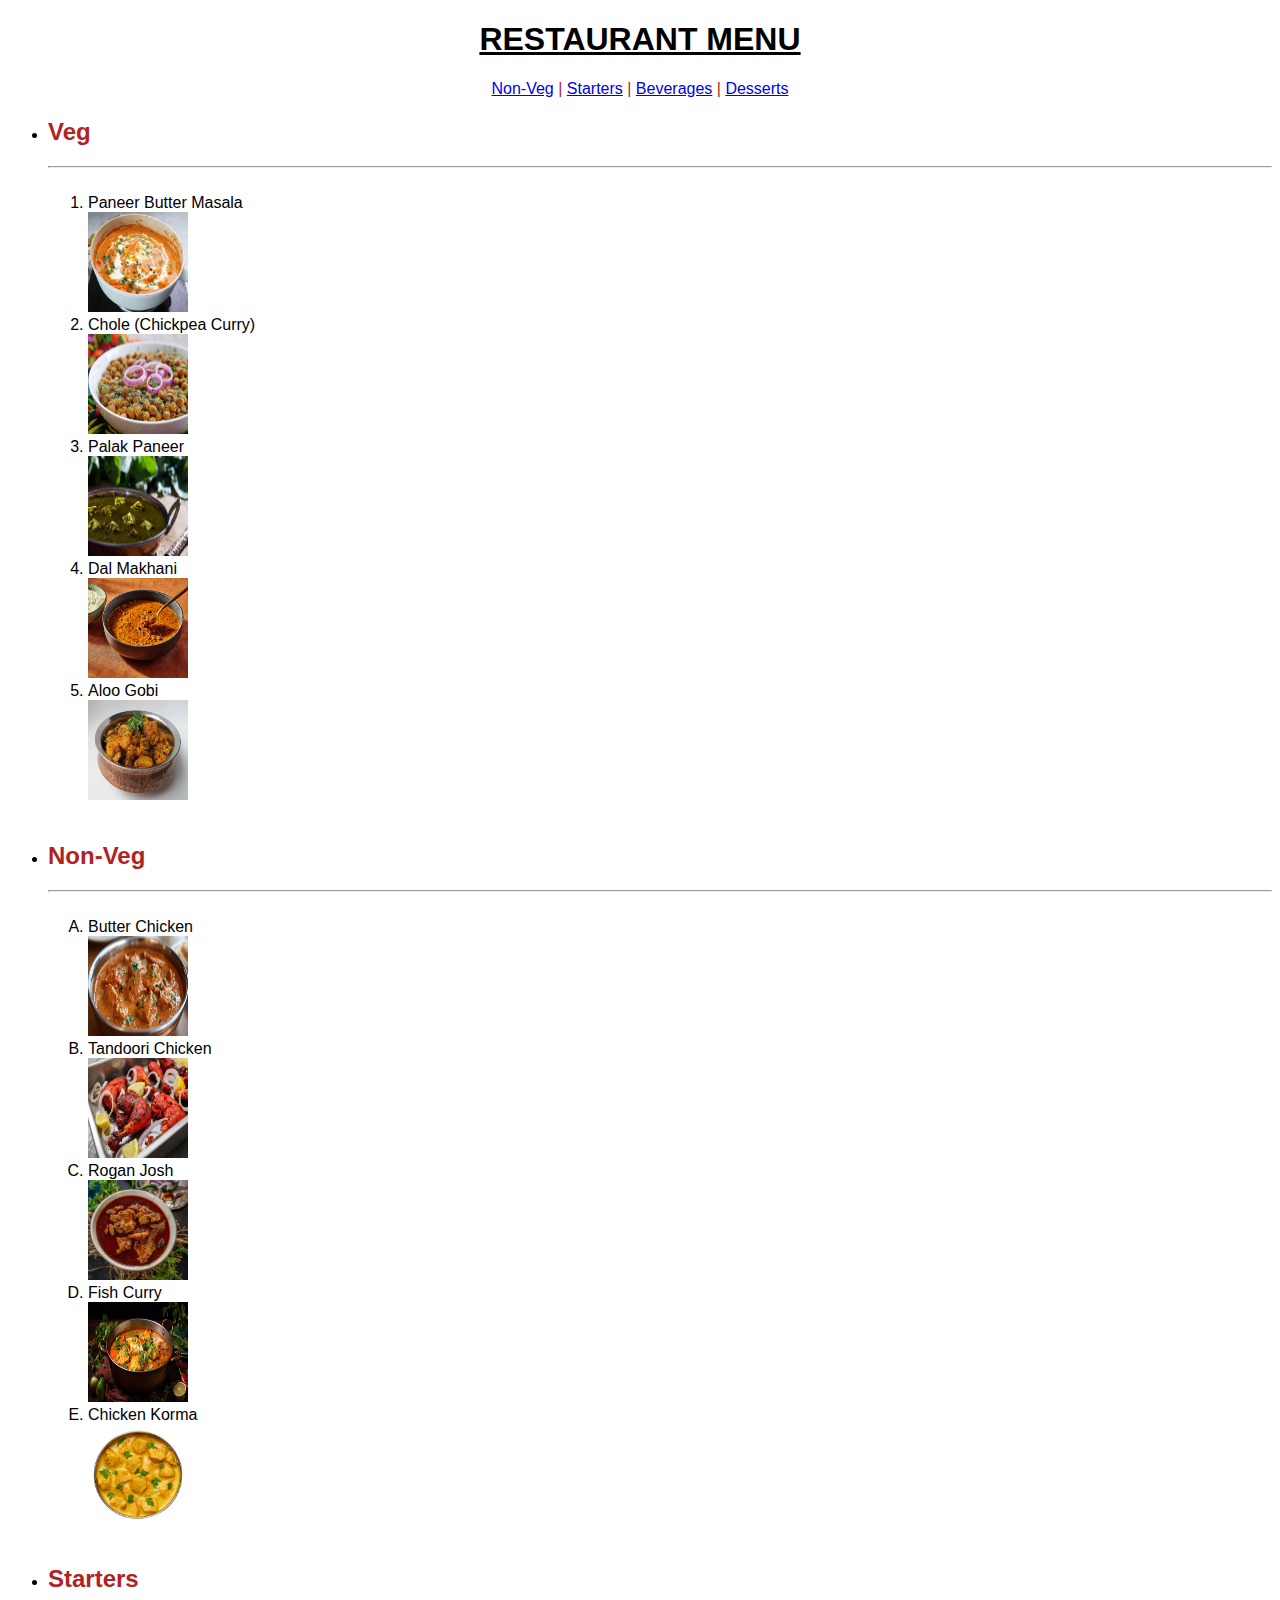
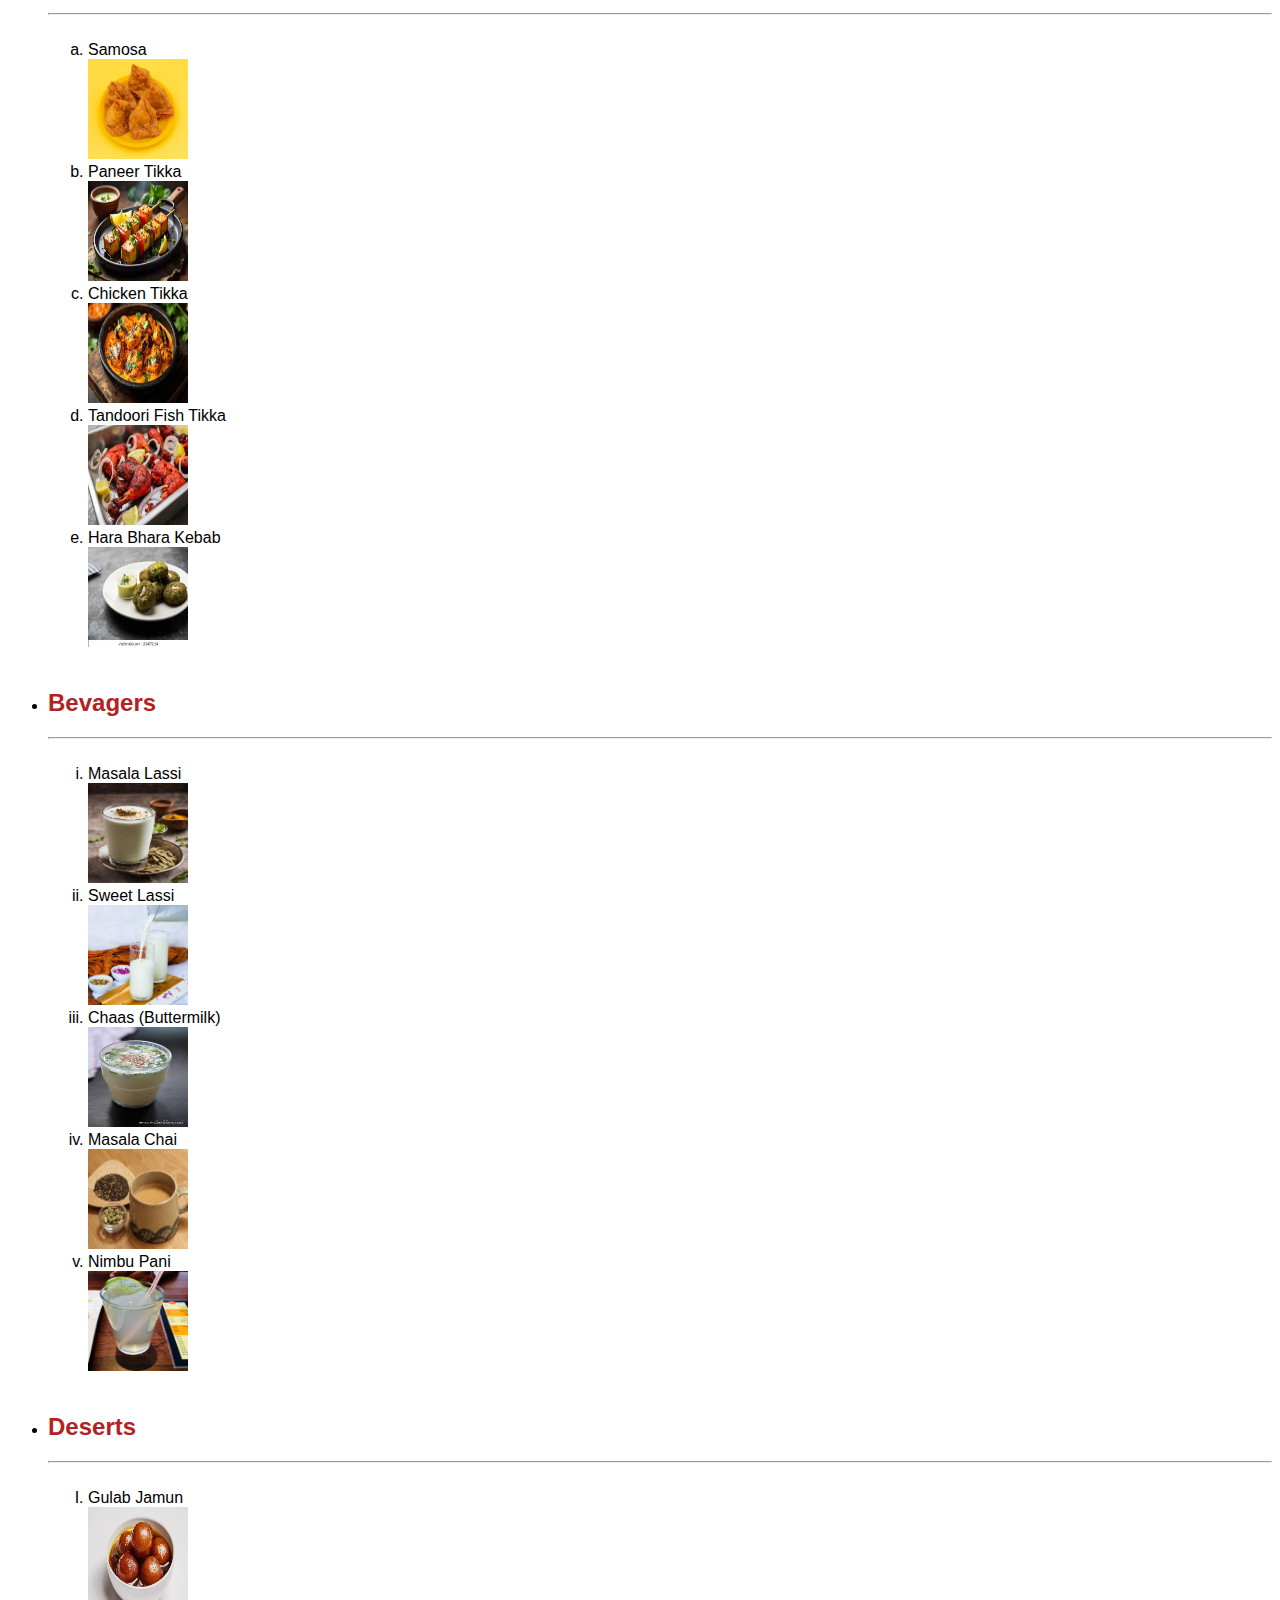
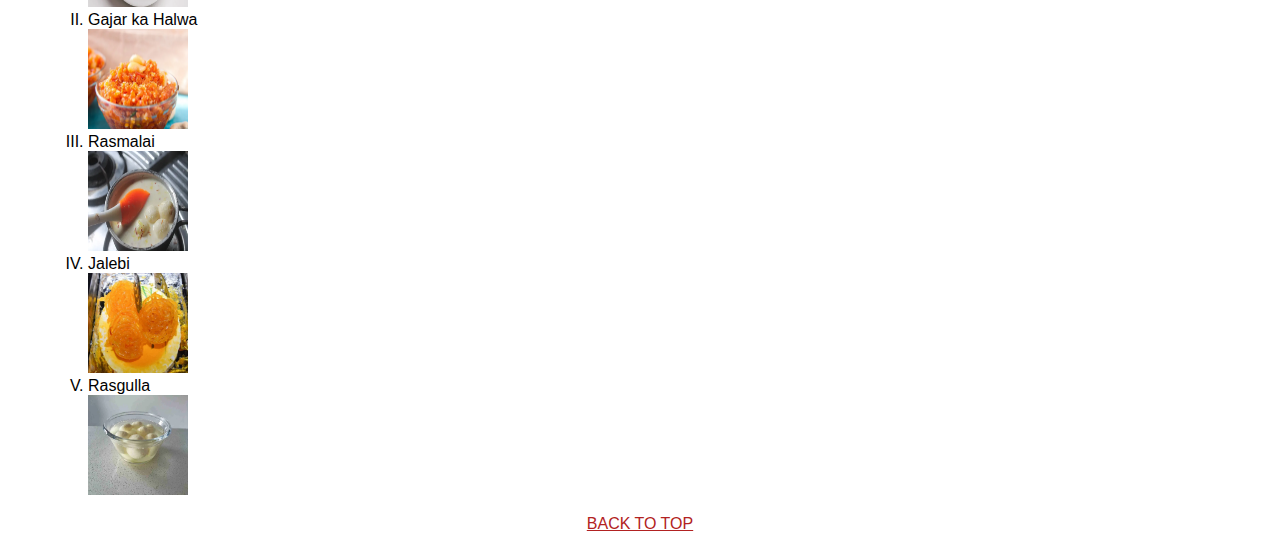
<file: Day 6 - Task to create a restro menu/index.html>
<!DOCTYPE html>
<html lang="en">
  <head>
    <meta charset="UTF-8" />
    <meta name="viewport" content="width=device-width, initial-scale=1.0" />
    <title>Restaurant Menu</title>
  </head>

  <body style="font-family: Arial, sans-serif">
    <h1 style="text-align: center"><u>RESTAURANT MENU</u></h1>
    <span style="color: #b22222; text-align: center; display: block"
      ><a href="#nonveg">Non-Veg</a> | <a href="#starters">Starters</a> |
      <a href="#beva">Beverages</a> | <a href="#deserts">Desserts</a></span
    >
    <ul>
      <li>
        <h2 id="veg" style="color: #b22222">Veg</h2>
        <hr />
        <ol type="1">
          <br />
          <li>Paneer Butter Masala</li>
          <a
            target="_blank"
            href="../Day 6 - Task to create a restro menu/veg.html">
            <img src="./media/paneer.webp" alt="" width="100" height="100"
          /></a>
          <li>Chole (Chickpea Curry)</li>
          <img src="./media/chole.webp" alt="" width="100" height="100" />
          <li>Palak Paneer</li>
          <img src="./media/palak.webp" alt="" width="100" height="100" />
          <li>Dal Makhani</li>
          <img src="./media/dal.webp" alt="" width="100" height="100" />
          <li>Aloo Gobi</li>
          <img src="./media/aloo.webp" alt="" width="100" height="100" />
        </ol>
      </li>
      <br />
      <li>
        <h2 id="nonveg" style="color: #b22222">Non-Veg</h2>
        <hr />
        <ol type="A">
          <br />
          <li>Butter Chicken</li>
          <a
            target="_blank"
            href="../Day 6 - Task to create a restro menu/non-veg.html">
            <img src="./media/butter.webp" alt="" width="100" height="100"
          /></a>
          <li>Tandoori Chicken</li>
          <img src="./media/tandoori.webp" alt="" width="100" height="100" />
          <li>Rogan Josh</li>
          <img src="./media/rogan.webp" alt="" width="100" height="100" />
          <li>Fish Curry</li>
          <img src="./media/fish.webp" alt="" width="100" height="100" />
          <li>Chicken Korma</li>
          <img src="./media/chicken.webp" alt="" width="100" height="100" />
        </ol>
      </li>
      <br />
      <li>
        <h2 id="starters" style="color: #b22222">Starters</h2>
        <hr />
        <ol type="a">
          <br />
          <li>Samosa</li>
          <a
            href="../Day 6 - Task to create a restro menu/starter.html"
            target="_blank">
            <img src="./media/samosa.webp" alt="" width="100" height="100"
          /></a>
          <li>Paneer Tikka</li>
          <img src="./media/paneertikka.webp" alt="" width="100" height="100" />
          <li>Chicken Tikka</li>
          <img
            src="./media/chickentikka.webp"
            alt=""
            width="100"
            height="100" />
          <li>Tandoori Fish Tikka</li>
          <img src="./media/tandoori.webp" alt="" width="100" height="100" />
          <li>Hara Bhara Kebab</li>
          <img
            src="./media/hara-bhara-kabab-kebab-indian-260nw-1154072164.webp"
            alt=""
            width="100"
            height="100" />
        </ol>
      </li>
      <br />
      <li>
        <h2 id="beva" style="color: #b22222">Bevagers</h2>
        <hr />
        <ol type="i">
          <br />
          <li>Masala Lassi</li>
          <a
            href="../Day 6 - Task to create a restro menu/beverages.html"
            target="_blank">
            <img
              src="./media/masala lassi.webp"
              alt=""
              width="100"
              height="100"
          /></a>
          <li>Sweet Lassi</li>
          <img
            src="./media/sweet-lassi-7-jpg.webp"
            alt=""
            width="100"
            height="100" />
          <li>Chaas (Buttermilk)</li>
          <img src="./media/chaas.webp" alt="" width="100" height="100" />
          <li>Masala Chai</li>
          <img src="./media/masala chai.webp" alt="" width="100" height="100" />
          <li>Nimbu Pani</li>
          <img src="./media/nimbu pani.webp" alt="" width="100" height="100" />
        </ol>
      </li>
      <br />
      <li>
        <h2 id="deserts" style="color: #b22222">Deserts</h2>
        <hr />
        <ol type="I">
          <br />
          <li>Gulab Jamun</li>
          <a
            href="../Day 6 - Task to create a restro menu/deserts.html"
            target="_blank">
            <img src="./media/gulabjamun.webp" alt="" width="100" height="100"
          /></a>
          <li>Gajar ka Halwa</li>
          <img src="./media/gajar.webp" alt="" width="100" height="100" />
          <li>Rasmalai</li>
          <img src="./media/rasmalai.webp" alt="" width="100" height="100" />
          <li>Jalebi</li>
          <img src="./media/jalebi.webp" alt="" width="100" height="100" />
          <li>Rasgulla</li>
          <img src="./media/rasgulla.webp" alt="" width="100" height="100" />
        </ol>
      </li>
    </ul>
    <a style="text-align: center; display: block; color: #b22222" href="#top"
      >BACK TO TOP</a
    >
  </body>
</html>
</file>
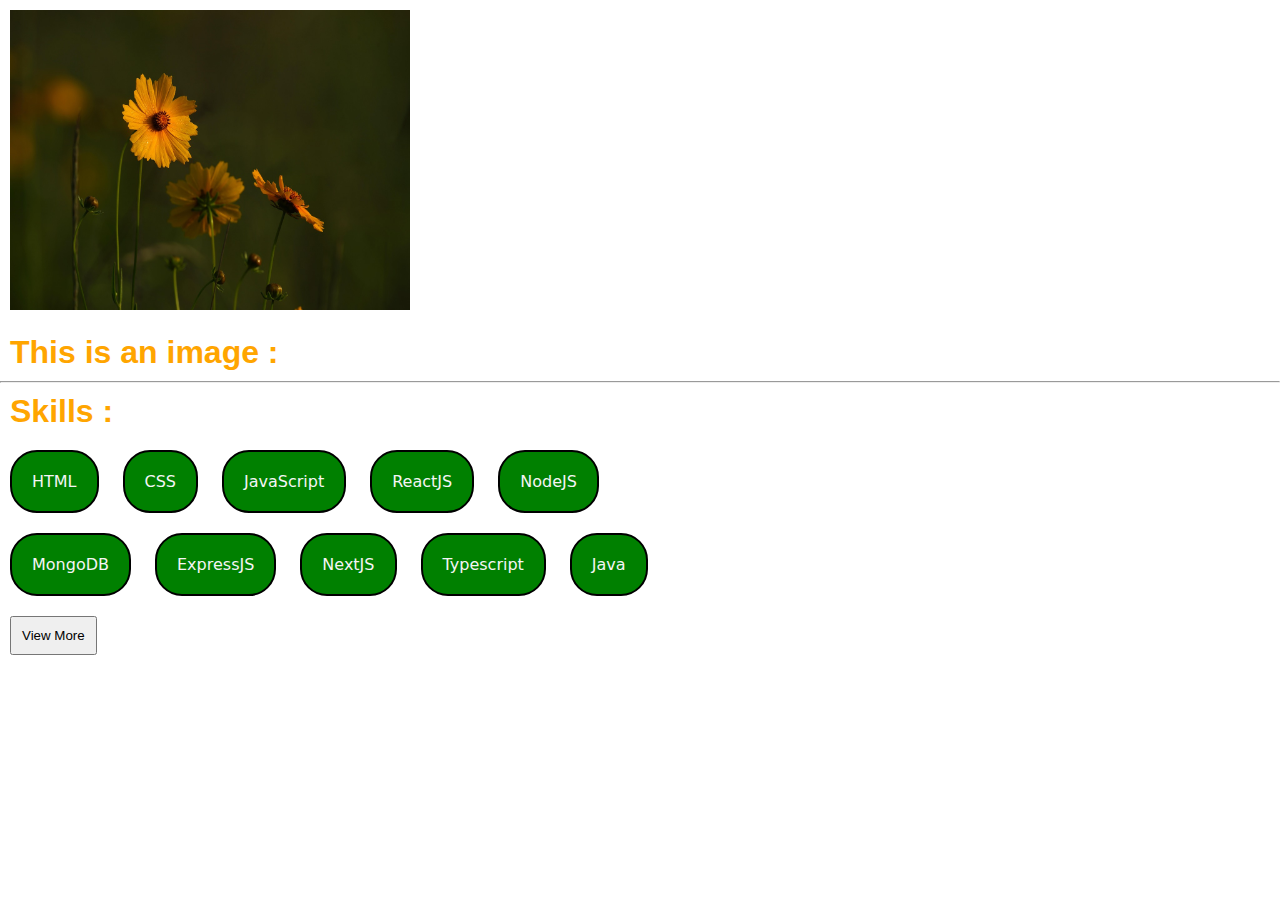
<file: day 7 - Practice/index.html>
<!DOCTYPE html>
<html lang="en">
  <head>
    <meta charset="UTF-8" />
    <meta name="viewport" content="width=device-width, initial-scale=1.0" />
    <title>Document</title>
  </head>
  <style>
    * {
      padding: 0;
      margin: 0;
    }
    h1 {
      padding: 10px;
      color: orange;
      font-family: sans-serif;
    }

    img {
      padding: 10px;
      height: 300px;
      width: 400px;
    }

    #container {
      margin: 10px;
      padding: 20px;
      border-radius: 27px;
      background-color: green;
      color: whitesmoke;
      font-family: system-ui, -apple-system, BlinkMacSystemFont, "Segoe UI",
        Roboto, Oxygen, Ubuntu, Cantarell, "Open Sans", "Helvetica Neue",
        sans-serif;
      border: 2px solid black;
      display: inline-block;
      text-align: center;
    }

    button {
      margin: 10px;
      padding: 10px;
    }
  </style>

  <body>
    <img src="../day 5 - media files/plays/photo1.jpg" alt="" />
    <h1>This is an image :</h1>
    <hr />
    <h1>Skills :</h1>
    <div id="container">HTML</div>
    <div id="container">CSS</div>
    <div id="container">JavaScript</div>
    <div id="container">ReactJS</div>
    <div id="container">NodeJS</div>
    <br />
    <div id="container">MongoDB</div>
    <div id="container">ExpressJS</div>
    <div id="container">NextJS</div>
    <div id="container">Typescript</div>
    <div id="container">Java</div>
    <br />
    <button>View More</button>
  </body>
</html>
</file>
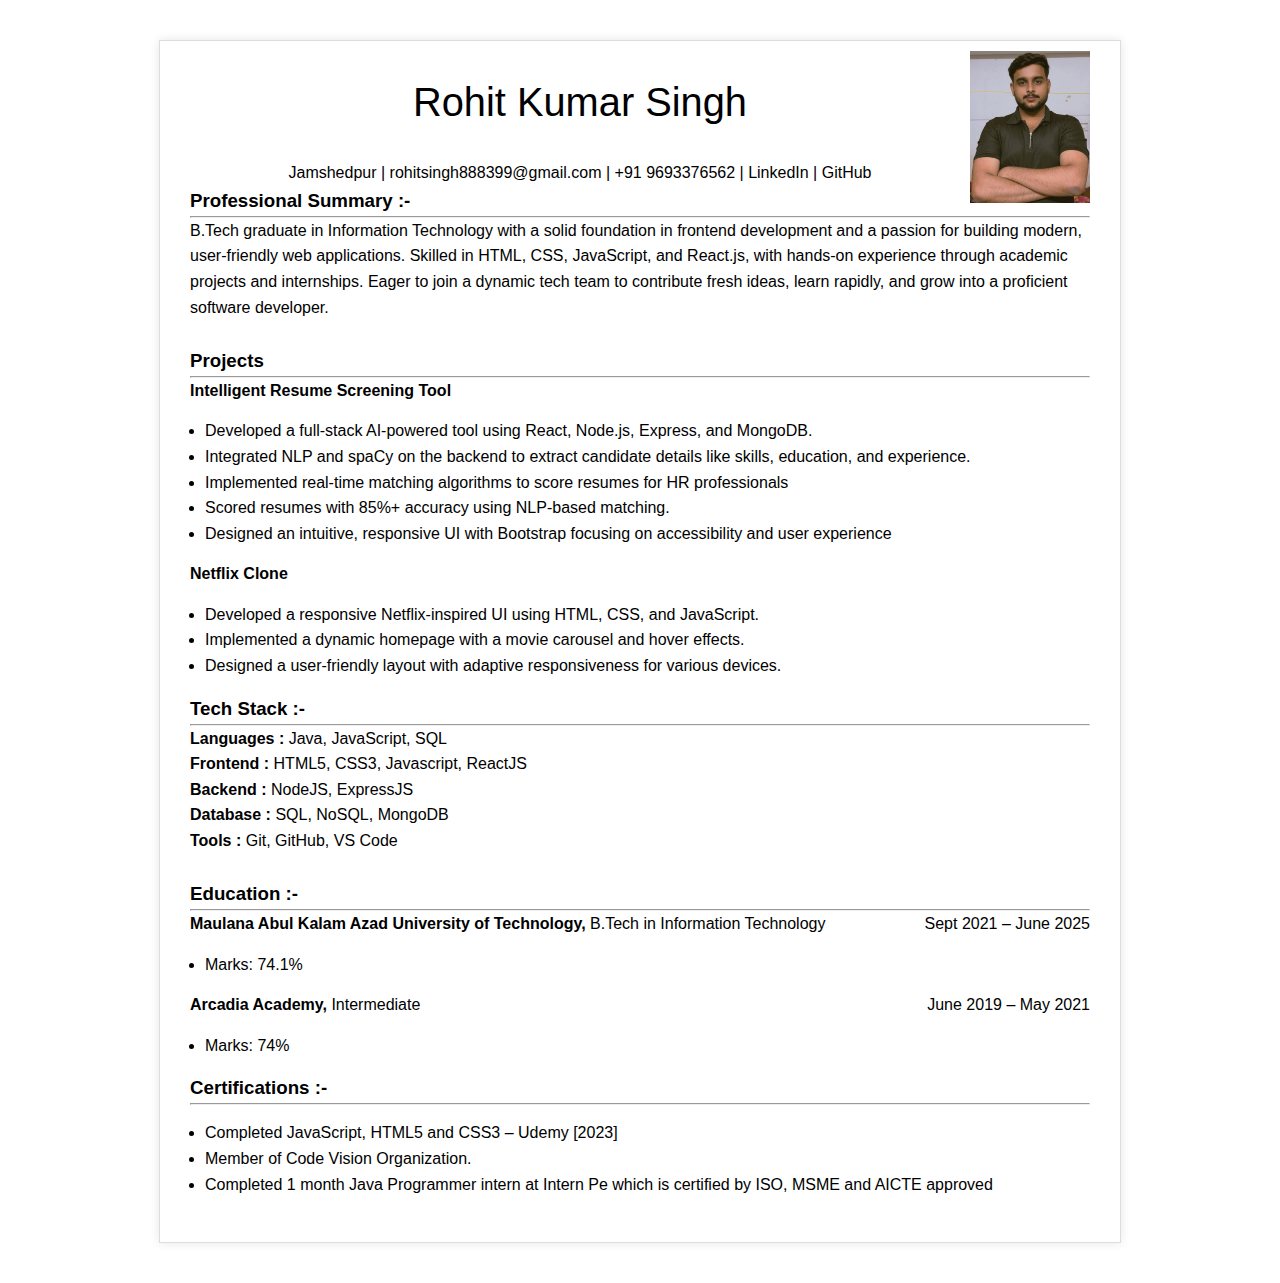
<file: day 9 task to create resume/index.html>
<!DOCTYPE html>
<html lang="en">
  <head>
    <meta charset="UTF-8" />
    <meta name="viewport" content="width=device-width, initial-scale=1.0" />
    <title>Resume</title>
    <style>
      * {
        margin: 0;
        padding: 0;
        /* box-sizing: border-box; */
      }
    </style>
  </head>

  <body
    style="
      font-family: Arial, sans-serif;
      line-height: 1.6;
      padding: 30px;
      margin: 40px auto;
      max-width: 900px;
      border: 1px solid #ddd;
      box-shadow: 0 0 10px rgba(0, 0, 0, 0.1);
      position: relative;
    ">
    <img
      style="float: right; margin-top: -20px"
      width="120"
      height="auto"
      src="./me.jpg"
      alt="Profile Photo" />
    <span style="text-align: center; display: block"
      ><big
        ><big
          ><big
            ><big><big>Rohit Kumar Singh</big></big></big
          ></big
        ></big
      >
    </span>
    <br />
    <span style="text-align: center; display: block"
      >Jamshedpur | rohitsingh888399@gmail.com | +91 9693376562 |
      <a
        target="_blank"
        style="text-decoration: none; color: black"
        href="https://www.linkedin.com/in/rohit-singh-b10374189/"
        >LinkedIn</a
      >
      |
      <a
        target="_blank"
        style="text-decoration: none; color: black"
        href="https://github.com/realrohitsingh"
        >GitHub</a
      ></span
    >
    <h3>Professional Summary :-</h3>
    <hr />
    <p>
      B.Tech graduate in Information Technology with a solid foundation in
      frontend development and a passion for building modern, user-friendly web
      applications. Skilled in HTML, CSS, JavaScript, and React.js, with
      hands-on experience through academic projects and internships. Eager to
      join a dynamic tech team to contribute fresh ideas, learn rapidly, and
      grow into a proficient software developer.
    </p>
    <br />
    <h3>Projects</h3>
    <hr />
    <h4>Intelligent Resume Screening Tool</h4>
    <ul style="padding: 15px" type="disc">
      <li>
        Developed a full-stack AI-powered tool using React, Node.js, Express,
        and MongoDB.
      </li>
      <li>
        Integrated NLP and spaCy on the backend to extract candidate details
        like skills, education, and experience.
      </li>
      <li>
        Implemented real-time matching algorithms to score resumes for HR
        professionals
      </li>
      <li>Scored resumes with 85%+ accuracy using NLP-based matching.</li>
      <li>
        Designed an intuitive, responsive UI with Bootstrap focusing on
        accessibility and user experience
      </li>
    </ul>
    <h4>Netflix Clone</h4>
    <ul style="padding: 15px" type="disc">
      <li>
        Developed a responsive Netflix-inspired UI using HTML, CSS, and
        JavaScript.
      </li>
      <li>
        Implemented a dynamic homepage with a movie carousel and hover effects.
      </li>
      <li>
        Designed a user-friendly layout with adaptive responsiveness for various
        devices.
      </li>
    </ul>
    <h3>Tech Stack :-</h3>
    <hr />
    <p><b>Languages : </b>Java, JavaScript, SQL</p>
    <p><b>Frontend : </b>HTML5, CSS3, Javascript, ReactJS</p>
    <p><b>Backend : </b>NodeJS, ExpressJS</p>
    <p><b>Database : </b>SQL, NoSQL, MongoDB</p>
    <p><b>Tools : </b>Git, GitHub, VS Code</p>
    <br />
    <h3>Education :-</h3>
    <hr />
    <p>
      <b>Maulana Abul Kalam Azad University of Technology, </b>B.Tech in
      Information Technology
      <span style="float: right">Sept 2021 – June 2025</span>
    </p>
    <ul style="padding: 15px" type="disc">
      <li>Marks: 74.1%</li>
    </ul>
    <p>
      <b>Arcadia Academy, </b>Intermediate
      <span style="float: right">June 2019 – May 2021</span>
    </p>
    <ul style="padding: 15px" type="disc">
      <li>Marks: 74%</li>
    </ul>

    <h3>Certifications :-</h3>
    <hr />
    <ul style="padding: 15px" type="disc">
      <li>Completed JavaScript, HTML5 and CSS3 – Udemy [2023]</li>
      <li>Member of Code Vision Organization.</li>
      <li>
        Completed 1 month Java Programmer intern at Intern Pe which is certified
        by ISO, MSME and AICTE approved
      </li>
    </ul>
  </body>
</html>
</file>
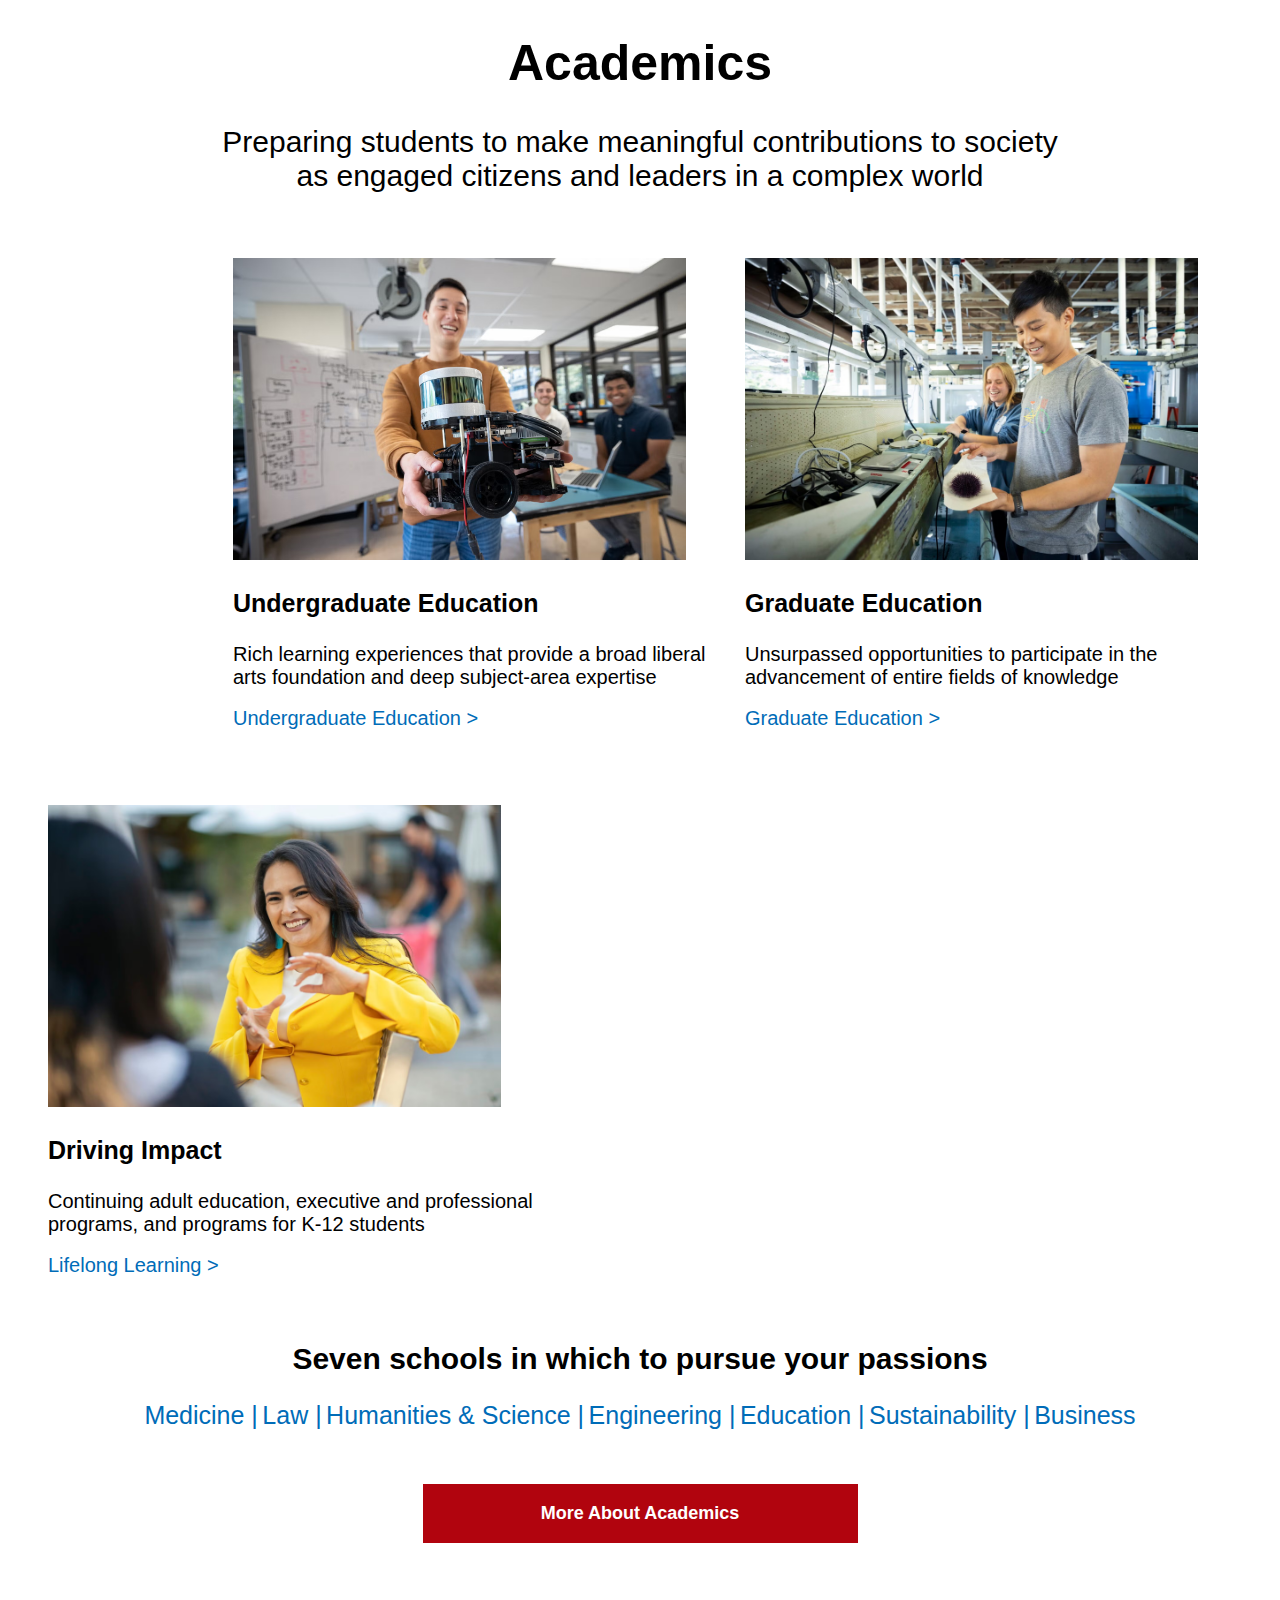
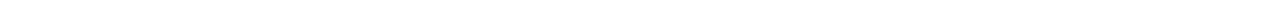
<file: Proj 1/index.html>
<!DOCTYPE html>
<html lang="en">
  <head>
    <meta charset="UTF-8" />
    <meta name="viewport" content="width=device-width, initial-scale=1.0" />
    <title>Document</title>
    <link rel="stylesheet" href="style.css" />
  </head>
  <body>
    <h1>Academics</h1>
    <p>
      Preparing students to make meaningful contributions to society <br />
      as engaged citizens and leaders in a complex world
    </p>
    <div class="section1">
      <img src="./img1.avif" alt="" />
      <h3>Undergraduate Education</h3>
      <p>
        Rich learning experiences that provide a broad liberal <br />
        arts foundation and deep subject-area expertise
      </p>
      <br /><br />
      <a href="">Undergraduate Education ></a>
    </div>
    <div class="section2">
      <img src="./img2.avif" alt="" />
      <h3>Graduate Education</h3>
      <p>
        Unsurpassed opportunities to participate in the <br />
        advancement of entire fields of knowledge
      </p>
      <br /><br />
      <a href="">Graduate Education ></a>
    </div>
    <div class="section3">
      <img src="./img3.avif" alt="" />
      <h3>Driving Impact</h3>
      <p>
        Continuing adult education, executive and professional <br />
        programs, and programs for K-12 students
      </p>
      <br /><br />
      <a href="">Lifelong Learning ></a>
    </div>
    <div class="passion">
      <h2>Seven schools in which to pursue your passions</h2>
      <a href="">Medicine |</a>
      <a href="">Law |</a>
      <a href="">Humanities & Science |</a>
      <a href="">Engineering |</a>
      <a href="">Education |</a>
      <a href="">Sustainability |</a>
      <a href="">Business</a>
      <br />
      <br />
      <br />
      <br />
      <button>More About Academics</button>
    </div>
    <br />
    <br />
    <br />
    <br />
  </body>
</html>
</file>
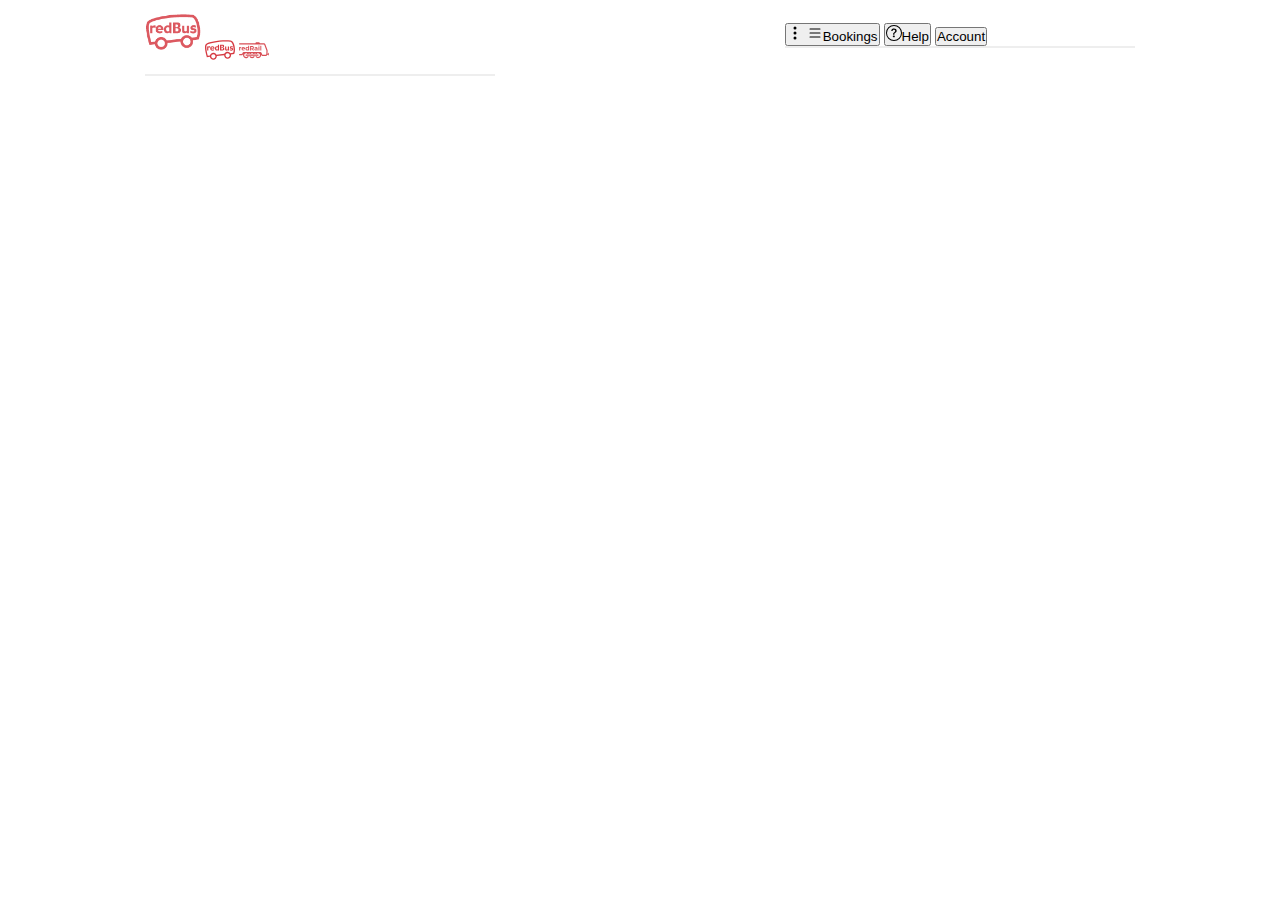
<file: RedBus Clone/index.html>
<!DOCTYPE html>
<html lang="en">
  <head>
    <meta charset="UTF-8" />
    <meta name="viewport" content="width=device-width, initial-scale=1.0" />
    <title>
      Bus Ticket Booking Online at Cheapest Price with Top Bus Operators- redBus
    </title>
    <link rel="stylesheet" href="style.css" />
    <link
      rel="icon"
      href="https://upload.wikimedia.org/wikipedia/commons/thumb/a/a1/RedBus_Logo_%282015-present%29.svg/180px-RedBus_Logo_%282015-present%29.svg.png" />
  </head>
  <body>
    <div class="rb">
      <header>
        <div class="header1">
          <img
            class="rbLogo___63dcf8"
            src="[data-uri]"
            alt="redBus"
            title="redBus"
            width="56"
            height="56" />
          <img
            class="lobImg___145fd4"
            src="[data-uri]"
            alt="Online Bus Tickets Booking"
            title="Online Bus Tickets Booking"
            width="30"
            height="20" />
          <img
            class="lobImg___145fd4"
            src="[data-uri]"
            alt="Online Train Tickets Booking"
            title="Online Train Tickets Booking"
            width="30"
            height="20" />
        </div>
        <div class="header1">
          <button>
            <svg
              xmlns="http://www.w3.org/2000/svg"
              width="16"
              height="16"
              fill="currentColor"
              class="bi bi-three-dots-vertical"
              viewBox="0 0 16 16">
              <path
                d="M9.5 13a1.5 1.5 0 1 1-3 0 1.5 1.5 0 0 1 3 0m0-5a1.5 1.5 0 1 1-3 0 1.5 1.5 0 0 1 3 0m0-5a1.5 1.5 0 1 1-3 0 1.5 1.5 0 0 1 3 0" />
            </svg>
            <svg
              xmlns="http://www.w3.org/2000/svg"
              width="16"
              height="16"
              fill="currentColor"
              class="bi bi-list"
              viewBox="0 0 16 16">
              <path
                fill-rule="evenodd"
                d="M2.5 12a.5.5 0 0 1 .5-.5h10a.5.5 0 0 1 0 1H3a.5.5 0 0 1-.5-.5m0-4a.5.5 0 0 1 .5-.5h10a.5.5 0 0 1 0 1H3a.5.5 0 0 1-.5-.5m0-4a.5.5 0 0 1 .5-.5h10a.5.5 0 0 1 0 1H3a.5.5 0 0 1-.5-.5" /></svg
            >Bookings
          </button>
          <button>
            <svg
              xmlns="http://www.w3.org/2000/svg"
              width="16"
              height="16"
              fill="currentColor"
              class="bi bi-question-circle"
              viewBox="0 0 16 16">
              <path
                d="M8 15A7 7 0 1 1 8 1a7 7 0 0 1 0 14m0 1A8 8 0 1 0 8 0a8 8 0 0 0 0 16" />
              <path
                d="M5.255 5.786a.237.237 0 0 0 .241.247h.825c.138 0 .248-.113.266-.25.09-.656.54-1.134 1.342-1.134.686 0 1.314.343 1.314 1.168 0 .635-.374.927-.965 1.371-.673.489-1.206 1.06-1.168 1.987l.003.217a.25.25 0 0 0 .25.246h.811a.25.25 0 0 0 .25-.25v-.105c0-.718.273-.927 1.01-1.486.609-.463 1.244-.977 1.244-2.056 0-1.511-1.276-2.241-2.673-2.241-1.267 0-2.655.59-2.75 2.286m1.557 5.763c0 .533.425.927 1.01.927.609 0 1.028-.394 1.028-.927 0-.552-.42-.94-1.029-.94-.584 0-1.009.388-1.009.94" /></svg
            >Help
          </button>
          <button>Account</button>
        </div>
      </header>
    </div>
  </body>
</html>
</file>
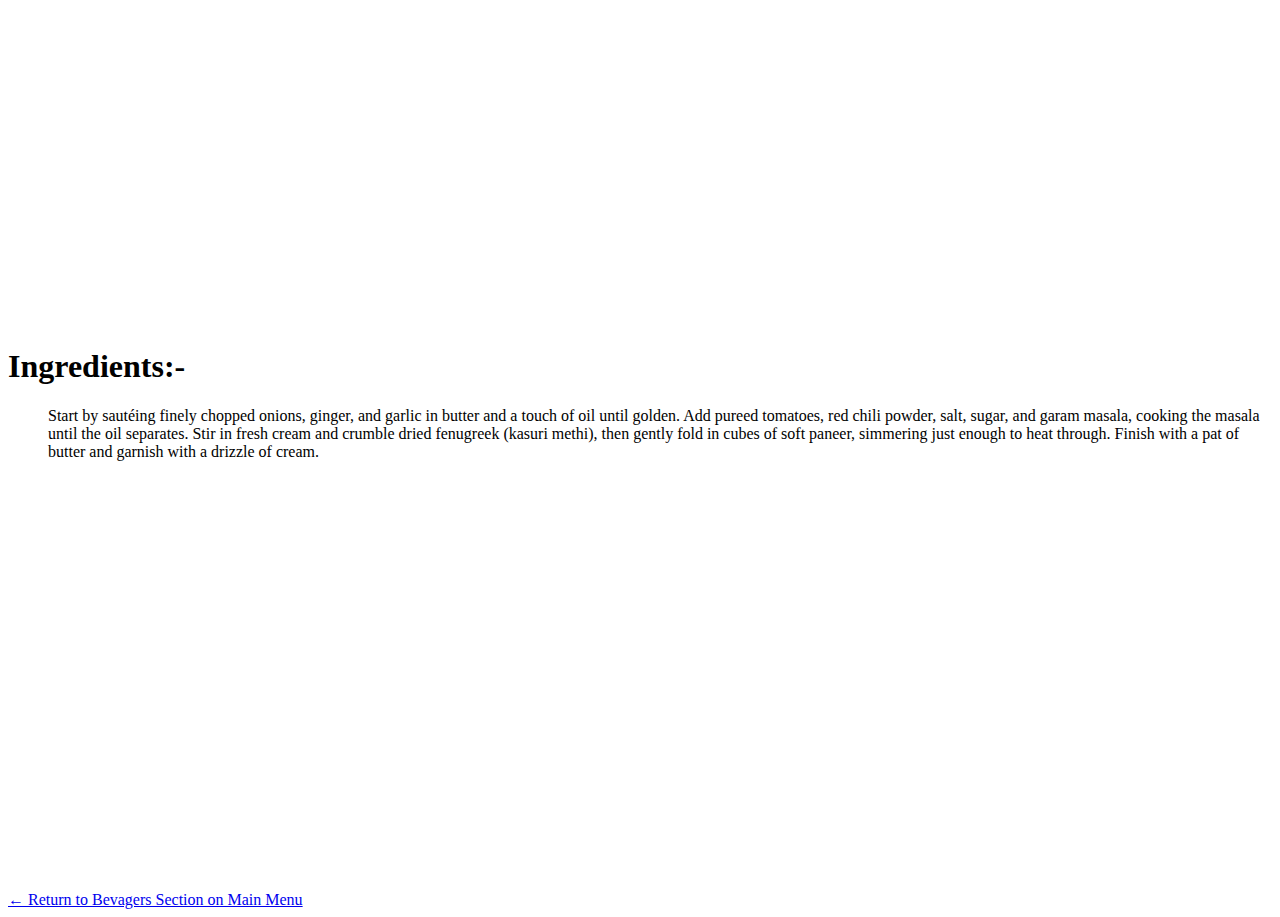
<file: Day 6 - Task to create a restro menu/beverages.html>
<!DOCTYPE html>
<html lang="en">
<head>
    <meta charset="UTF-8">
    <meta name="viewport" content="width=device-width, initial-scale=1.0">
    <title>Document</title>
</head>
<body>
        <iframe width="560" height="315"
        src="https://www.youtube.com/embed/QFvd7u_YjVk?si=xtvi0M6baQAZNsHX-&autoplay=1&mute=1"
        title="YouTube video player"
        frameborder="0"
        allow="accelerometer; autoplay; clipboard-write; encrypted-media; gyroscope; picture-in-picture; web-share"
        referrerpolicy="strict-origin-when-cross-origin"
        allowfullscreen>
        </iframe>
        <dl>
            <dt><h1>Ingredients:-</h1>
                <dd>
                  Start by sautéing finely chopped onions, ginger, and garlic in butter and a touch of oil until golden. Add pureed tomatoes, red chili powder, salt, sugar, and garam masala, cooking the masala until the oil separates. Stir in fresh cream and crumble dried fenugreek (kasuri methi), then gently fold in cubes of soft paneer, simmering just enough to heat through. Finish with a pat of butter and garnish with a drizzle of cream.
                </dd>
            </dt>
        </dl>
                <br><br><br><br><br><br><br><br><br><br><br><br><br><br><br><br><br><br><br><br><br><br><br>
        <a href="./index.html#beva">← Return to Bevagers Section on Main Menu</a>
</body>
</html>
</file>
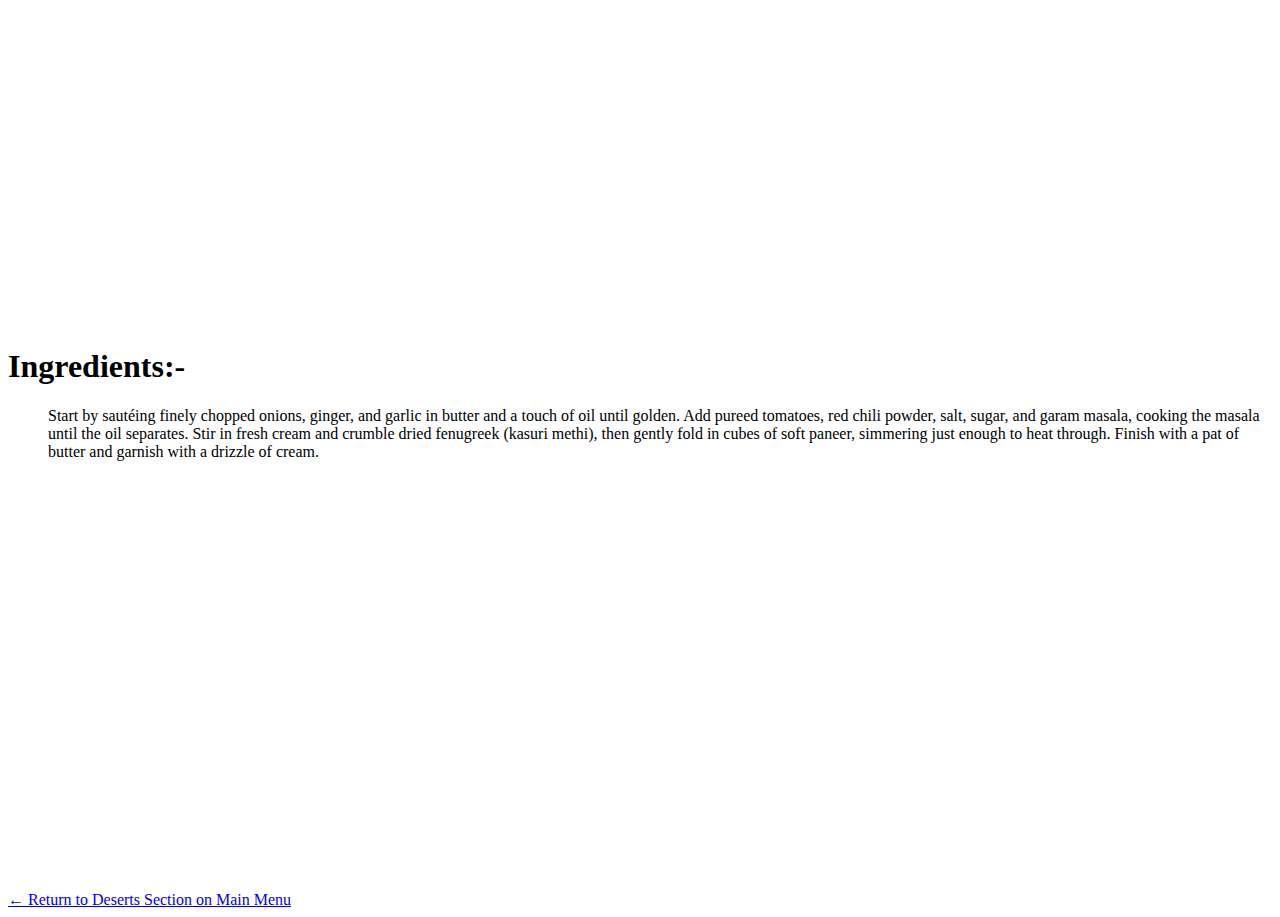
<file: Day 6 - Task to create a restro menu/deserts.html>
<!DOCTYPE html>
<html lang="en">
<head>
    <meta charset="UTF-8">
    <meta name="viewport" content="width=device-width, initial-scale=1.0">
    <title>Document</title>
</head>
<body>
    <iframe width="560" height="315"
        src="https://www.youtube.com/embed/QFvd7u_YjVk?si=xtvi0M6baQAZNsHX-&autoplay=1&mute=1"
        title="YouTube video player"
        frameborder="0"
        allow="accelerometer; autoplay; clipboard-write; encrypted-media; gyroscope; picture-in-picture; web-share"
        referrerpolicy="strict-origin-when-cross-origin"
        allowfullscreen>
        </iframe>
        <dl>
            <dt><h1>Ingredients:-</h1>
                <dd>
                  Start by sautéing finely chopped onions, ginger, and garlic in butter and a touch of oil until golden. Add pureed tomatoes, red chili powder, salt, sugar, and garam masala, cooking the masala until the oil separates. Stir in fresh cream and crumble dried fenugreek (kasuri methi), then gently fold in cubes of soft paneer, simmering just enough to heat through. Finish with a pat of butter and garnish with a drizzle of cream.
                </dd>
            </dt>
        </dl>
                <br><br><br><br><br><br><br><br><br><br><br><br><br><br><br><br><br><br><br><br><br><br><br>
        <a href="./index.html#deserts">← Return to Deserts Section on Main Menu</a>
</body>
</html>
</file>
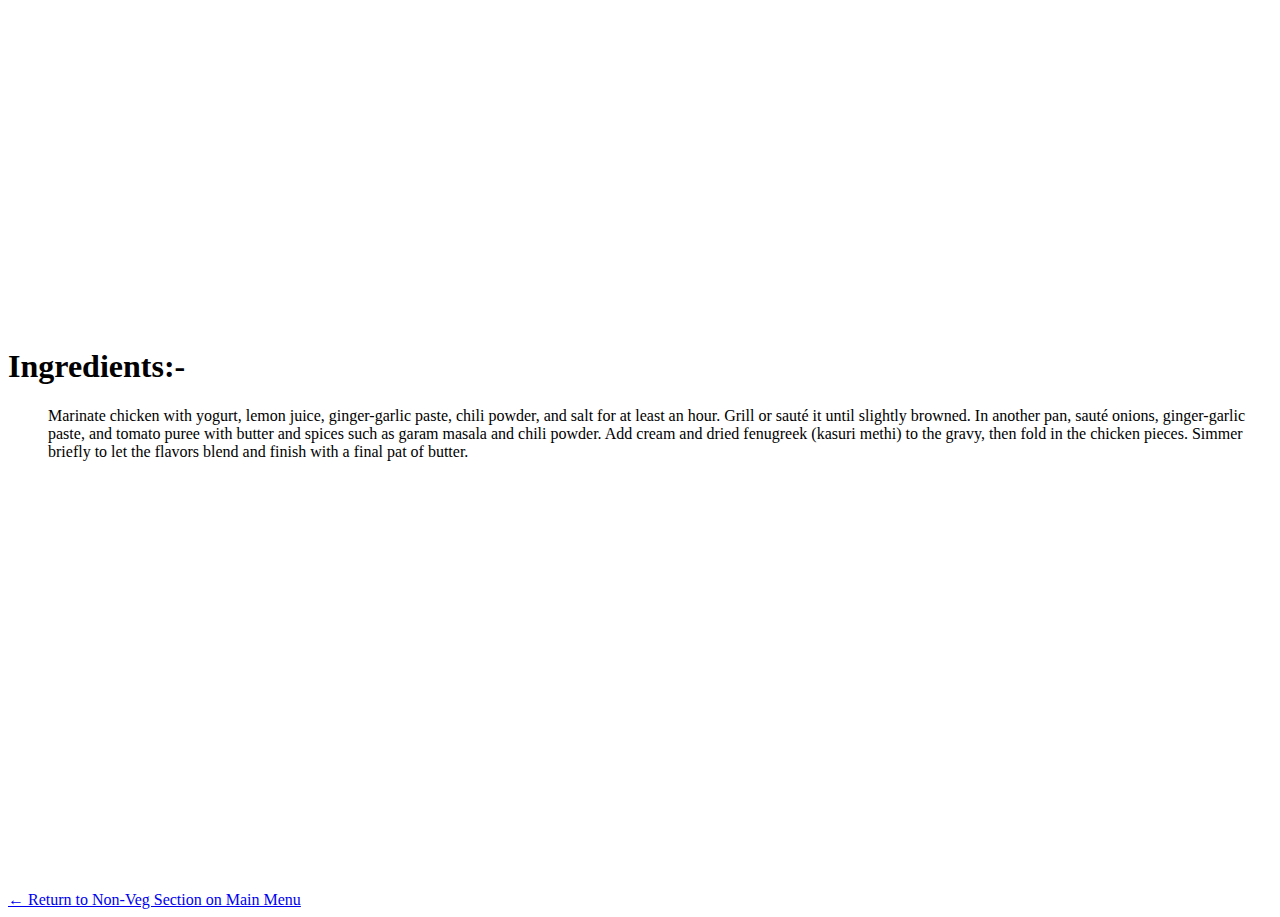
<file: Day 6 - Task to create a restro menu/non-veg.html>
<!DOCTYPE html>
<html lang="en">
<head>
    <meta charset="UTF-8">
    <meta name="viewport" content="width=device-width, initial-scale=1.0">
    <title>Document</title>
</head>
<body>
        <iframe width="560" height="315"
        src="https://www.youtube.com/embed/RKNogWbAivY?si=Vk7VfHJpW-leRmV0-&autoplay=1&mute=1"
        title="YouTube video player"
        frameborder="0"
        allow="accelerometer; autoplay; clipboard-write; encrypted-media; gyroscope; picture-in-picture; web-share"
        referrerpolicy="strict-origin-when-cross-origin"
        allowfullscreen>
        </iframe>
        <dl>
            <dt><h1>Ingredients:-</h1>
                <dd>Marinate chicken with yogurt, lemon juice, ginger-garlic paste, chili powder, and salt for at least an hour. Grill or sauté it until slightly browned. In another pan, sauté onions, ginger-garlic paste, and tomato puree with butter and spices such as garam masala and chili powder. Add cream and dried fenugreek (kasuri methi) to the gravy, then fold in the chicken pieces. Simmer briefly to let the flavors blend and finish with a final pat of butter.</dd>
            </dt>
        </dl>
                <br><br><br><br><br><br><br><br><br><br><br><br><br><br><br><br><br><br><br><br><br><br><br>
        <a href="./index.html#nonveg">← Return to Non-Veg Section on Main Menu</a>
</body>
</html>
</file>
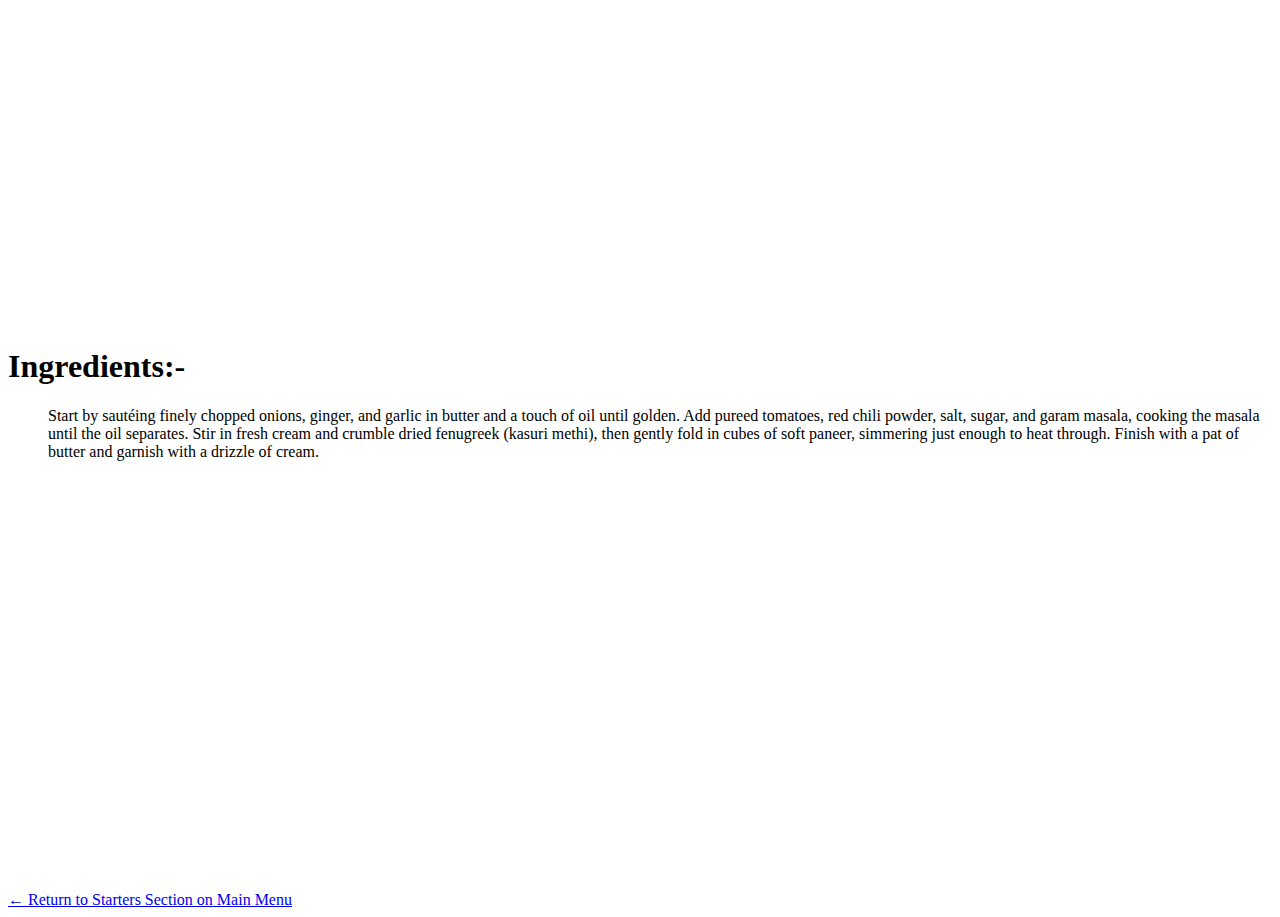
<file: Day 6 - Task to create a restro menu/starter.html>
<!DOCTYPE html>
<html lang="en">
<head>
    <meta charset="UTF-8">
    <meta name="viewport" content="width=device-width, initial-scale=1.0">
    <title>Document</title>
</head>
<body>
    <iframe width="560" height="315"
        src="https://www.youtube.com/embed/HCyalu9KMIs?si=zTfCjuRF19v1dMXe-&autoplay=1&mute=1"
        title="YouTube video player"
        frameborder="0"
        allow="accelerometer; autoplay; clipboard-write; encrypted-media; gyroscope; picture-in-picture; web-share"
        referrerpolicy="strict-origin-when-cross-origin"
        allowfullscreen>
        </iframe>
        <dl>
            <dt><h1>Ingredients:-</h1>
                <dd>
                  Start by sautéing finely chopped onions, ginger, and garlic in butter and a touch of oil until golden. Add pureed tomatoes, red chili powder, salt, sugar, and garam masala, cooking the masala until the oil separates. Stir in fresh cream and crumble dried fenugreek (kasuri methi), then gently fold in cubes of soft paneer, simmering just enough to heat through. Finish with a pat of butter and garnish with a drizzle of cream.
                </dd>
            </dt>
        </dl>
                <br><br><br><br><br><br><br><br><br><br><br><br><br><br><br><br><br><br><br><br><br><br><br>
        <a href="./index.html#starters">← Return to Starters Section on Main Menu</a>
</body>
</html>
</file>
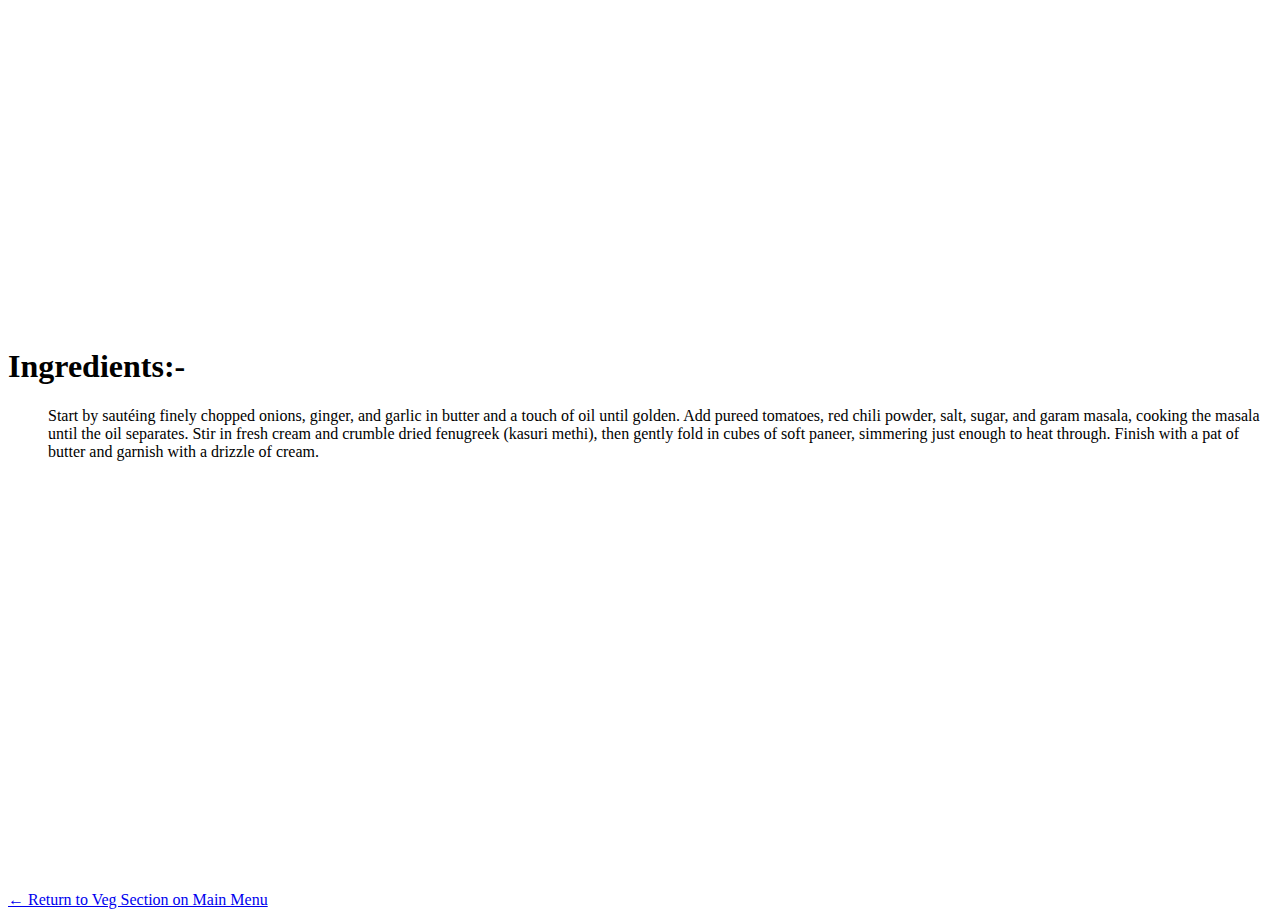
<file: Day 6 - Task to create a restro menu/veg.html>
<!DOCTYPE html>
<html lang="en">
  <head>
    <meta charset="UTF-8" />
    <meta name="viewport" content="width=device-width, initial-scale=1.0" />
    <title>Document</title>
  </head>
  <body>
        <iframe width="560" height="315"
        src="https://www.youtube.com/embed/bUounn_Bmy4?si=Juw8kTPWnP1fTVh-&autoplay=1&mute=1"
        title="YouTube video player"
        frameborder="0"
        allow="accelerometer; autoplay; clipboard-write; encrypted-media; gyroscope; picture-in-picture; web-share"
        referrerpolicy="strict-origin-when-cross-origin"
        allowfullscreen>
        </iframe>
        <dl>
            <dt><h1>Ingredients:-</h1>
                <dd>
                  Start by sautéing finely chopped onions, ginger, and garlic in butter and a touch of oil until golden. Add pureed tomatoes, red chili powder, salt, sugar, and garam masala, cooking the masala until the oil separates. Stir in fresh cream and crumble dried fenugreek (kasuri methi), then gently fold in cubes of soft paneer, simmering just enough to heat through. Finish with a pat of butter and garnish with a drizzle of cream.
                </dd>
            </dt>
        </dl>
        <br><br><br><br><br><br><br><br><br><br><br><br><br><br><br><br><br><br><br><br><br><br><br>
        <a href="./index.html#veg">← Return to Veg Section on Main Menu</a>
  </body>
</html>
</file>
<file: Proj 1/style.css>
* {
    font-family: Arial, Helvetica, sans-serif;
}

h1 {
    font-size: 50px;
    font-weight: 900;
    text-align: center;
}

p {
    font-size: 30px;
    text-align: center;
}

.section1 {
    display: inline-block;
    margin-left: 190px;
    padding: 35px;
}

.section1>img {
    width: 453px;
    height: 302px;
}

.section1>h3 {
    font-weight: bold;
    font-size: 25px;
}

.section1>p {
    display: inline;
    font-size: 20px;
}

.section1>a {
    display: block;
    text-decoration: none;
    font-size: 20px;
    color: #006cb8;
}

.section1>a:hover {
    text-decoration: underline;
}

/* For image two  */
.section2 {
    display: inline-block;
}

.section2>img {
    width: 453px;
    height: 302px;
}

.section2>h3 {
    font-weight: bold;
    font-size: 25px;
}

.section2>p {
    display: inline;
    font-size: 20px;
}

.section2>a {
    display: block;
    text-decoration: none;
    font-size: 20px;
    color: #006cb8;
}

.section2>a:hover {
    text-decoration: underline;
}

/* image three */
.section3 {
    display: inline-block;
    padding: 40px;
}

.section3>img {
    width: 453px;
    height: 302px;
}

.section3>h3 {
    font-weight: bold;
    font-size: 25px;
}

.section3>p {
    display: inline;
    font-size: 20px;
}

.section3>a {
    display: block;
    text-decoration: none;
    font-size: 20px;
    color: #006cb8;
}

.section3>a:hover {
    text-decoration: underline;
}

/* Links Part */
.passion {
    text-align: center;
}

.passion>h2 {
    font-size: 30px;
}

.passion>a {
    text-decoration: none;
    color: #006cb8;
    font-size: 25px;
}

.passion>a:hover {
    text-decoration: underline;
}

.passion>button {
    width: 435px;
    height: 59px;
    font-size: 18px;
    font-weight: bold;
    background-color: #b1040e;
    color: #FFFFFF;
    border: none;
    transition: 0.3s;
}

.passion>button:hover {
    background-color: #8B0000;
    cursor: pointer;
}
</file>
<file: RedBus Clone/style.css>
* {
    margin: 0px;
    padding: 0px;
}

header {
    display: flex;
    background-color: white;
    height: 70px;
    align-items: center;
    justify-content: space-around;
}

.header1 {
    /* display: flex; */
    border-bottom: 2px solid #eee;
    width: 350px;
}

.header1 img {
    flex: 1;
    text-align: center;
    padding: 10px 0;
    cursor: pointer;
    color: #999;
}

.bt-name {
    display: flex;
    justify-content: start;
    align-items: center;
}
</file>
